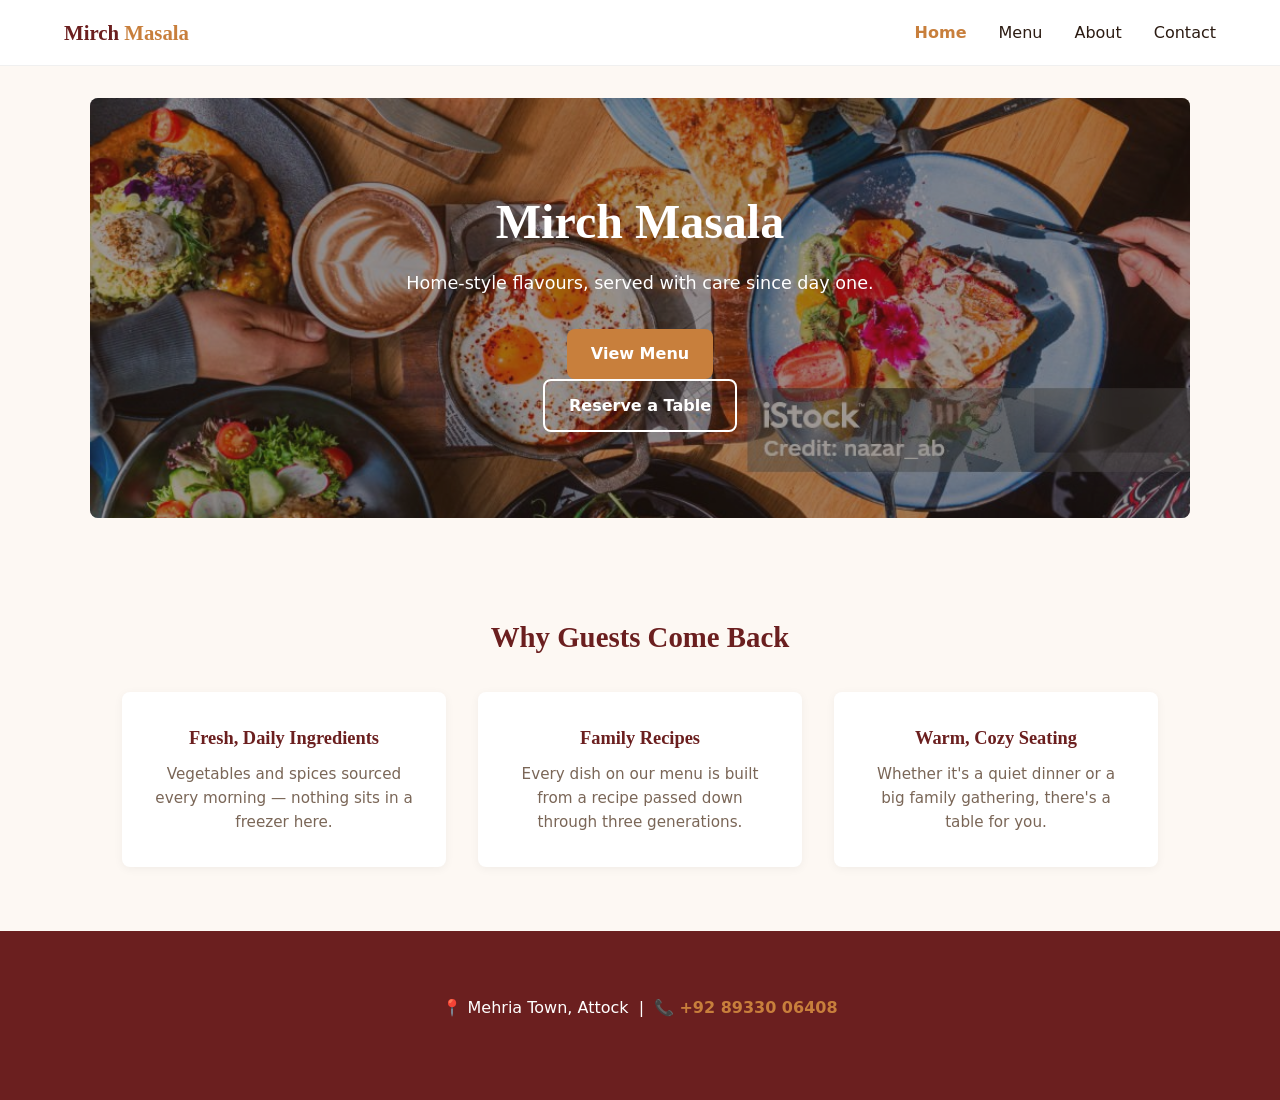
<file: Task1...Mirch-masala website/index.html>
<!DOCTYPE html>
<html lang="en">
<head>
  <meta charset="UTF-8">
  <meta name="viewport" content="width=device-width, initial-scale=1.0">
  <title>Mirch Masala — Home</title>
  <link rel="stylesheet" href="style.css">
</head>
<body>

  <!-- ============ HEADER (same on every page) — Flexbox ============ -->
  <header class="site-header">
    <div class="site-header__logo">Mirch<span class="site-header__logo-dot">&nbsp;Masala</span></div>
    <nav class="site-header__nav" aria-label="Main navigation">
      <a class="nav__link nav__link--active" href="index.html">Home</a>
      <a class="nav__link" href="menu.html">Menu</a>
      <a class="nav__link" href="about.html">About</a>
      <a class="nav__link" href="contact.html">Contact</a>
    </nav>
  </header>

  <main>

    <!-- ============ HERO: the ONE h1 on this page ============ -->
    <section class="hero">
      <img class="hero__image" src="images/restaurant-hero.jpg.jpg"
     width="1100" height="450" alt="Warmly lit dining hall at Mirch Masala restaurant">
      <div class="hero__content">
        <h1 class="hero__title">Mirch Masala</h1>
        <p class="hero__subtitle">Home-style flavours, served with care since day one.</p>
        <a class="button button--primary" href="menu.html">View Menu</a>
        <a class="button button--secondary" href="contact.html">Reserve a Table</a>
      </div>
    </section>

    <!-- ============ HIGHLIGHTS: CSS Grid macro layout ============ -->
    <section class="highlights">
      <h2 class="section-title">Why Guests Come Back</h2>
      <div class="highlight-grid">

        <article class="highlight-card">
          <h3 class="highlight-card__title">Fresh, Daily Ingredients</h3>
          <p class="highlight-card__text">Vegetables and spices sourced every morning — nothing sits in a freezer here.</p>
        </article>

        <article class="highlight-card">
          <h3 class="highlight-card__title">Family Recipes</h3>
          <p class="highlight-card__text">Every dish on our menu is built from a recipe passed down through three generations.</p>
        </article>

        <article class="highlight-card">
          <h3 class="highlight-card__title">Warm, Cozy Seating</h3>
          <p class="highlight-card__text">Whether it's a quiet dinner or a big family gathering, there's a table for you.</p>
        </article>

      </div>
    </section>

  </main>

  <!-- ============ FOOTER (same on every page) ============ -->
  <footer class="site-footer">
    <p class="site-footer__text">
      📍 Mehria Town, Attock &nbsp;|&nbsp;
      📞 <a class="footer-link" href="tel:+928933006408">+92 89330 06408</a>
    </p>
    <p class="site-footer__copy"></p>
  </footer>

</body>
</html>
</file>
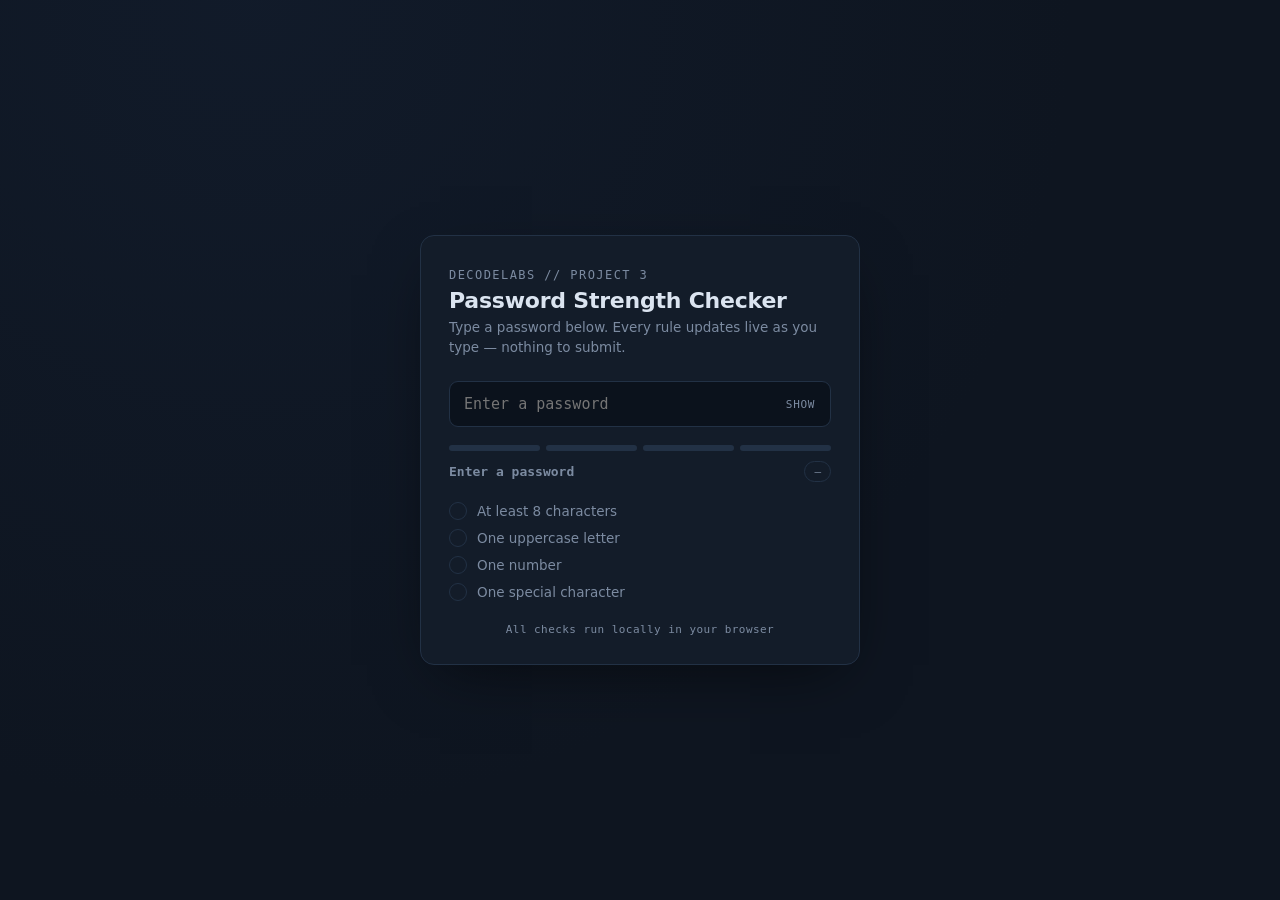
<file: task3...password-strength-checker/index.html>
<!DOCTYPE html>
<html lang="en">
<head>
<meta charset="UTF-8" />
<meta name="viewport" content="width=device-width, initial-scale=1.0" />
<title>Password Strength Checker</title>
<link rel="stylesheet" href="style.css" />
</head>
<body>

  <main class="card">
    <p class="eyebrow">DecodeLabs // Project 3</p>
    <h1>Password Strength Checker</h1>
    <p class="sub">Type a password below. Every rule updates live as you type — nothing to submit.</p>

    <div class="field">
      <input
        type="password"
        id="js-password-input"
        placeholder="Enter a password"
        autocomplete="off"
        spellcheck="false"
      />
      <button type="button" class="toggle-visibility js-toggle-visibility" aria-label="Show password">Show</button>
    </div>

    <div class="meter" id="js-meter">
      <div class="segment"></div>
      <div class="segment"></div>
      <div class="segment"></div>
      <div class="segment"></div>
    </div>

    <div class="status-row">
      <span class="status-label" id="js-status-label">Enter a password</span>
      <span class="status-tag" id="js-status-tag">—</span>
    </div>

    <ul class="checklist" id="js-checklist">
      <li data-rule="length"><span class="mark">✓</span> At least 8 characters</li>
      <li data-rule="upper"><span class="mark">✓</span> One uppercase letter</li>
      <li data-rule="number"><span class="mark">✓</span> One number</li>
      <li data-rule="special"><span class="mark">✓</span> One special character</li>
    </ul>

    <footer>All checks run locally in your browser</footer>
  </main>

  <script src="script.js"></script>
</body>
</html>
</file>
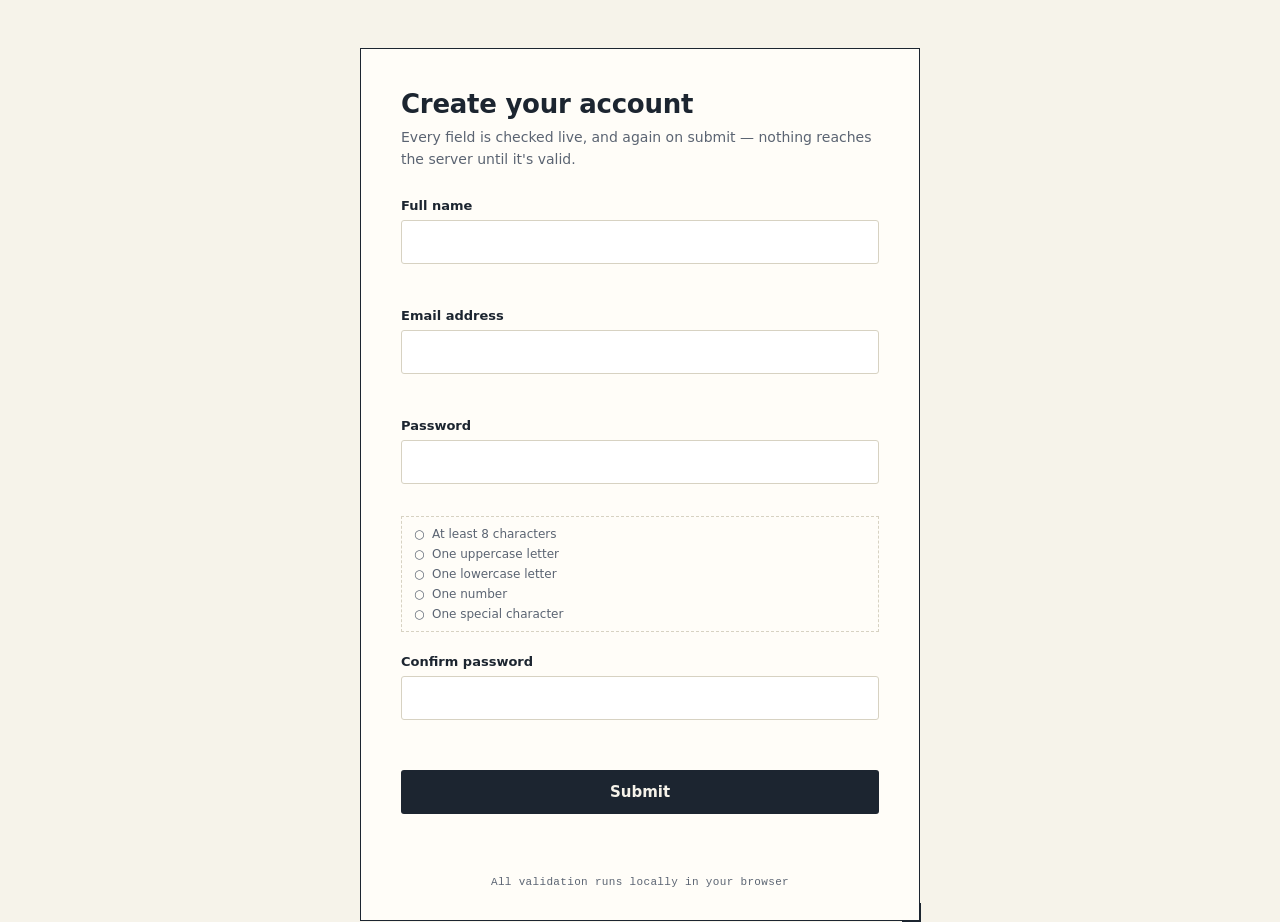
<file: Task4...form-validation-project/index.html>
<!DOCTYPE html>
<html lang="en">
<head>
<meta charset="UTF-8" />
<meta name="viewport" content="width=device-width, initial-scale=1.0" />
<title>Signup — Form Validation</title>
<link rel="stylesheet" href="style.css" />
</head>
<body>

  <main class="sheet">

    <header class="sheet__header">
     
      <h1>Create your account</h1>
      <p class="sub">Every field is checked live, and again on submit — nothing reaches the server until it's valid.</p>
    </header>

    <form id="js-signup-form" novalidate>

      <!-- Full Name -->
      <div class="field">
        <label for="name">Full name</label>
        <input
          type="text"
          id="name"
          name="name"
          class="js-input"
          data-rule="name"
          aria-describedby="name-error"
          autocomplete="name"
        />
        <span class="field-icon" aria-hidden="true"></span>
        <span class="error-msg" id="name-error" role="alert"></span>
      </div>

      <!-- Email -->
      <div class="field">
        <label for="email">Email address</label>
        <input
          type="text"
          id="email"
          name="email"
          class="js-input"
          data-rule="email"
          aria-describedby="email-error"
          autocomplete="email"
        />
        <span class="field-icon" aria-hidden="true"></span>
        <span class="error-msg" id="email-error" role="alert"></span>
      </div>

      <!-- Password -->
      <div class="field">
        <label for="password">Password</label>
        <input
          type="password"
          id="password"
          name="password"
          class="js-input"
          data-rule="password"
          aria-describedby="password-error password-hint"
          autocomplete="new-password"
        />
        <span class="field-icon" aria-hidden="true"></span>
        <span class="error-msg" id="password-error" role="alert"></span>

        <ul class="hint-list" id="password-hint">
          <li data-check="length">At least 8 characters</li>
          <li data-check="upper">One uppercase letter</li>
          <li data-check="lower">One lowercase letter</li>
          <li data-check="number">One number</li>
          <li data-check="special">One special character</li>
        </ul>
      </div>

      <!-- Confirm Password -->
      <div class="field">
        <label for="confirm-password">Confirm password</label>
        <input
          type="password"
          id="confirm-password"
          name="confirm-password"
          class="js-input"
          data-rule="confirm-password"
          aria-describedby="confirm-password-error"
          autocomplete="new-password"
        />
        <span class="field-icon" aria-hidden="true"></span>
        <span class="error-msg" id="confirm-password-error" role="alert"></span>
      </div>

      <button type="submit" class="submit-btn js-submit-btn">Submit</button>

      <!-- Live region: announces overall form status politely -->
      <div class="form-status" id="js-form-status" aria-live="polite"></div>

    </form>

    <!-- Shown only after a fully valid submission -->
    <section class="payload" id="js-payload" hidden aria-labelledby="payload-heading">
      <p class="payload__label" id="payload-heading">Approved Payload — packaged as JSON</p>
      <pre class="payload__body" id="js-payload-body"></pre>
    </section>

    <footer class="sheet__footer">All validation runs locally in your browser</footer>

  </main>

  <script src="script.js"></script>
</body>
</html>
</file>
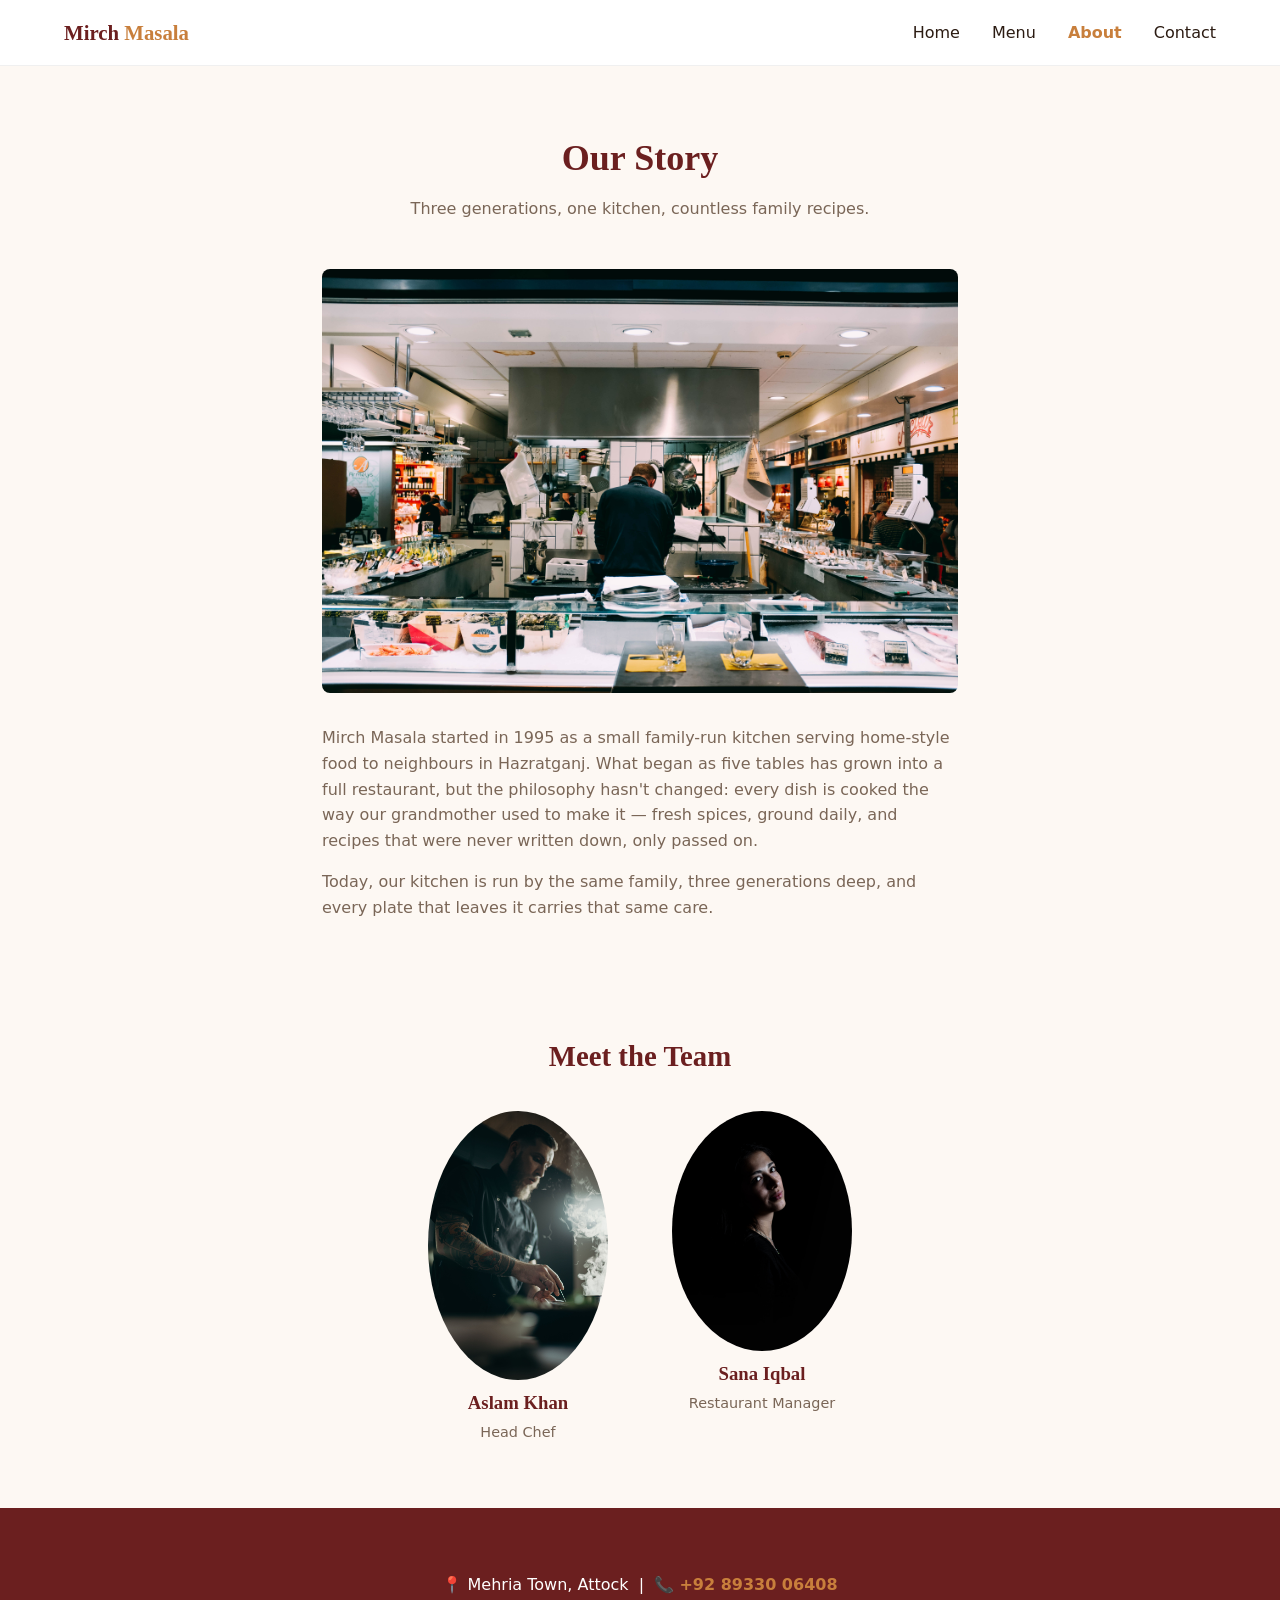
<file: Task1...Mirch-masala website/about.html>
<!DOCTYPE html>
<html lang="en">
<head>
  <meta charset="UTF-8">
  <meta name="viewport" content="width=device-width, initial-scale=1.0">
  <title>About — Mirch Masala</title>
  <link rel="stylesheet" href="style.css">
</head>
<body>

  <header class="site-header">
    <div class="site-header__logo">Mirch<span class="site-header__logo-dot">&nbsp;Masala</span></div>
    <nav class="site-header__nav" aria-label="Main navigation">
      <a class="nav__link" href="index.html">Home</a>
      <a class="nav__link" href="menu.html">Menu</a>
      <a class="nav__link nav__link--active" href="about.html">About</a>
      <a class="nav__link" href="contact.html">Contact</a>
    </nav>
  </header>

  <main>
    <section class="page-intro">
      <!-- ============ the ONE h1 on this page ============ -->
      <h1 class="page-intro__title">Our Story</h1>
      <p class="page-intro__text">Three generations, one kitchen, countless family recipes.</p>
    </section>

    <section class="about-content">
      <img class="about-content__image" src="images/Our Kitchen.jpg.jpg"
           width="700" height="350" alt="Chefs preparing food together in the Mirch Masala kitchen">
      <p class="about-content__text">
        Mirch Masala started in 1995 as a small family-run kitchen serving home-style food
        to neighbours in Hazratganj. What began as five tables has grown into a full
        restaurant, but the philosophy hasn't changed: every dish is cooked the way our
        grandmother used to make it — fresh spices, ground daily, and recipes that were
        never written down, only passed on.
      </p>
      <p class="about-content__text">
        Today, our kitchen is run by the same family, three generations deep, and every
        plate that leaves it carries that same care.
      </p>
    </section>

    <!-- ============ TEAM — Flexbox row ============ -->
    <section class="team">
      <h2 class="section-title">Meet the Team</h2>
      <div class="team-grid">

        <article class="team-card">
          <img class="team-card__photo" src="images/Chef.jpg.jpg"
               width="180" height="180" alt="Portrait of Head Chef Aslam Khan">
          <h3 class="team-card__name">Aslam Khan</h3>
          <p class="team-card__role">Head Chef</p>
        </article>

        <article class="team-card">
          <img class="team-card__photo" src="images/Manager.jpg.jpg"
               width="180" height="180" alt="Portrait of Restaurant Manager Sana Iqbal">
          <h3 class="team-card__name">Sana Iqbal</h3>
          <p class="team-card__role">Restaurant Manager</p>
        </article>

      </div>
    </section>
  </main>

  <footer class="site-footer">
    <p class="site-footer__text">
      📍 Mehria Town, Attock &nbsp;|&nbsp;
      📞 <a class="footer-link" href="tel:+928933006408">+92 89330 06408</a>
    </p>
    <p class="site-footer__copy"></p>
  </footer>

</body>
</html>
</file>
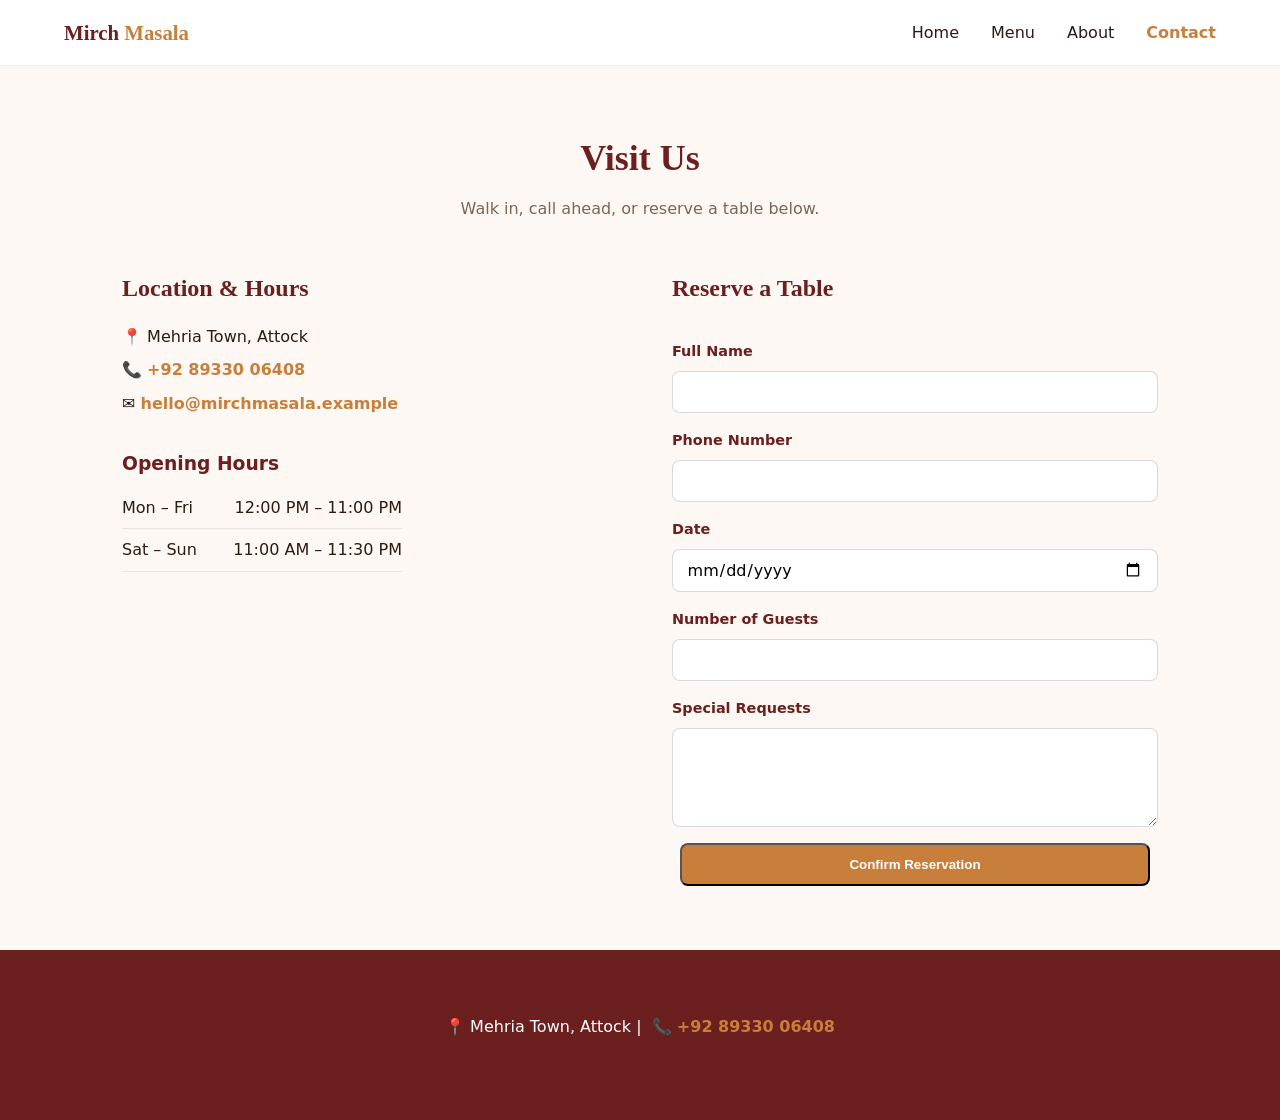
<file: Task1...Mirch-masala website/contact.html>
<!DOCTYPE html>
<html lang="en">
<head>
  <meta charset="UTF-8">
  <meta name="viewport" content="width=device-width, initial-scale=1.0">
  <title>Contact — Mirch Masala</title>
  <link rel="stylesheet" href="style.css">
</head>
<body>

  <header class="site-header">
    <div class="site-header__logo">Mirch<span class="site-header__logo-dot">&nbsp;Masala</span></div>
    <nav class="site-header__nav" aria-label="Main navigation">
      <a class="nav__link" href="index.html">Home</a>
      <a class="nav__link" href="menu.html">Menu</a>
      <a class="nav__link" href="about.html">About</a>
      <a class="nav__link nav__link--active" href="contact.html">Contact</a>
    </nav>
  </header>

  <main>
    <section class="page-intro">
      <!-- ============ the ONE h1 on this page ============ -->
      <h1 class="page-intro__title">Visit Us</h1>
      <p class="page-intro__text">Walk in, call ahead, or reserve a table below.</p>
    </section>

    <!-- ============ INFO + FORM — two-column CSS Grid ============ -->
    <section class="contact-layout">

      <div class="contact-info">
        <h2 class="contact-info__title">Location &amp; Hours</h2>
        <p class="contact-info__text">📍 Mehria Town, Attock</p>
        <p class="contact-info__text">📞 <a class="footer-link" href="tel:+928933006408">+92 89330 06408</a></p>
        <p class="contact-info__text">✉ <a class="footer-link" href="mailto:hello@mirchmasala.example">hello@mirchmasala.example</a></p>

        <h3 class="contact-info__subtitle">Opening Hours</h3>
        <ul class="hours-list">
          <li class="hours-list__item"><span>Mon – Fri</span><span>12:00 PM – 11:00 PM</span></li>
          <li class="hours-list__item"><span>Sat – Sun</span><span>11:00 AM – 11:30 PM</span></li>
        </ul>
      </div>

      <form class="contact-form" action="#" method="post">
        <h2 class="contact-form__title">Reserve a Table</h2>

        <div class="form-group">
          <label class="form-group__label" for="name">Full Name</label>
          <input class="form-group__input" type="text" id="name" name="name" required>
        </div>

        <div class="form-group">
          <label class="form-group__label" for="phone">Phone Number</label>
          <input class="form-group__input" type="tel" id="phone" name="phone" required>
        </div>

        <div class="form-group">
          <label class="form-group__label" for="date">Date</label>
          <input class="form-group__input" type="date" id="date" name="date" required>
        </div>

        <div class="form-group">
          <label class="form-group__label" for="guests">Number of Guests</label>
          <input class="form-group__input" type="number" id="guests" name="guests" min="1" max="20" required>
        </div>

        <div class="form-group">
          <label class="form-group__label" for="message">Special Requests</label>
          <textarea class="form-group__input form-group__input--textarea" id="message" name="message" rows="4"></textarea>
        </div>

        <button class="button button--primary" type="submit">Confirm Reservation</button>
      </form>

    </section>
  </main>

  <footer class="site-footer">
    <p class="site-footer__text">
      📍 Mehria Town, Attock&nbsp;|&nbsp;
      📞 <a class="footer-link" href="tel:+928933006408">+92 89330 06408</a>
    </p>
    <p class="site-footer__copy"></p>
  </footer>

</body>
</html>
</file>
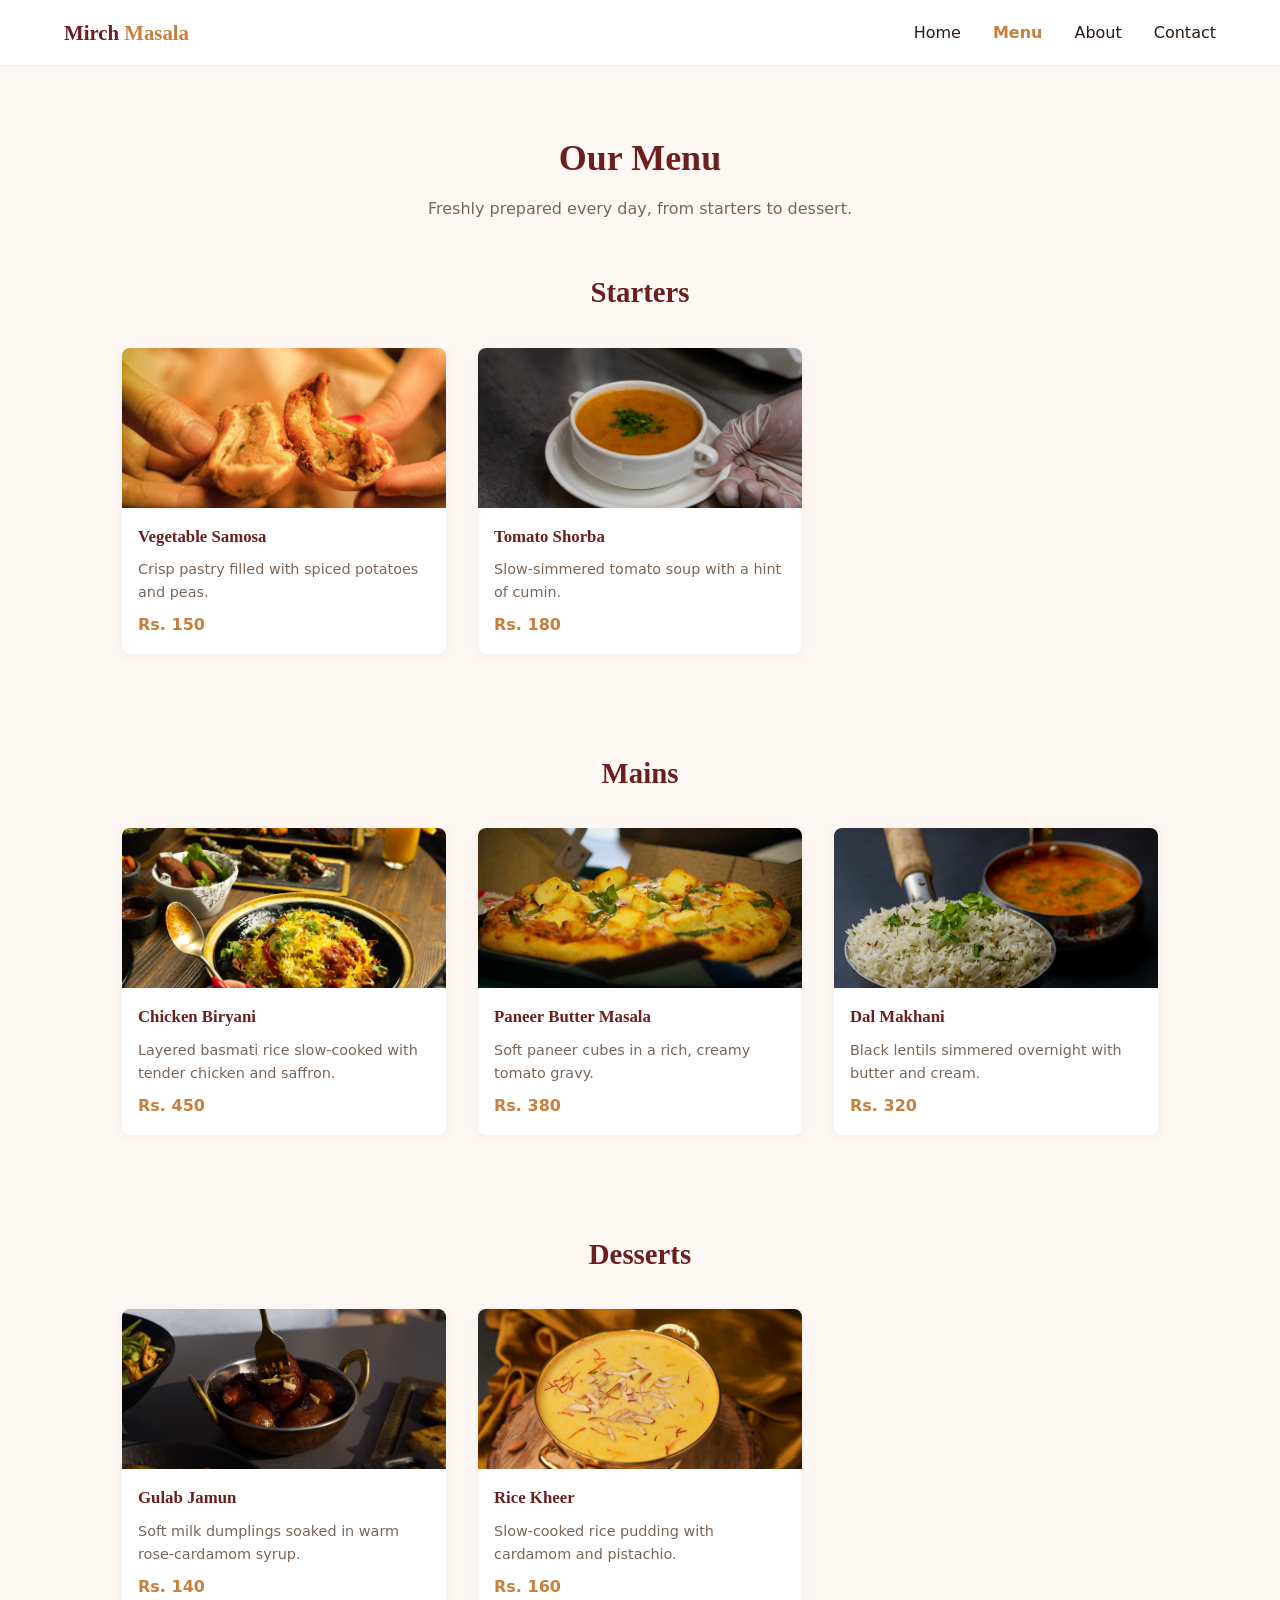
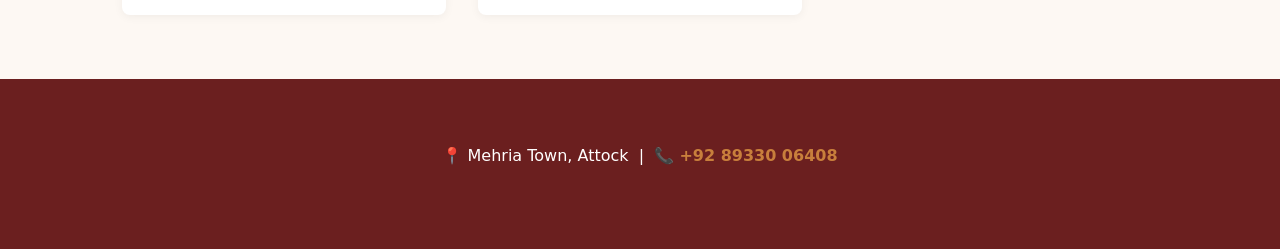
<file: Task1...Mirch-masala website/menu.html>
<!DOCTYPE html>
<html lang="en">
<head>
  <meta charset="UTF-8">
  <meta name="viewport" content="width=device-width, initial-scale=1.0">
  <title>Menu — Mirch Masala</title>
  <link rel="stylesheet" href="style.css">
</head>
<body>

  <header class="site-header">
    <div class="site-header__logo">Mirch<span class="site-header__logo-dot">&nbsp;Masala</span></div>
    <nav class="site-header__nav" aria-label="Main navigation">
      <a class="nav__link" href="index.html">Home</a>
      <a class="nav__link nav__link--active" href="menu.html">Menu</a>
      <a class="nav__link" href="about.html">About</a>
      <a class="nav__link" href="contact.html">Contact</a>
    </nav>
  </header>

  <main>
    <section class="page-intro">
      <!-- ============ the ONE h1 on this page ============ -->
      <h1 class="page-intro__title">Our Menu</h1>
      <p class="page-intro__text">Freshly prepared every day, from starters to dessert.</p>
    </section>

    <!-- ============ STARTERS — CSS Grid ============ -->
    <section class="menu-section">
      <h2 class="section-title">Starters</h2>
      <div class="menu-grid">

        <article class="menu-item">
          <img class="menu-item__image" src="images/samosa.jpg.jpg"
     width="300" height="200" alt="Plate of crispy vegetable samosas with chutney">
          <div class="menu-item__body">
            <h3 class="menu-item__title">Vegetable Samosa</h3>
            <p class="menu-item__text">Crisp pastry filled with spiced potatoes and peas.</p>
            <span class="menu-item__price">Rs. 150</span>
          </div>
        </article>

        <article class="menu-item">
          <img class="menu-item__image" src="images/soup.jpg.jpg"
               width="300" height="200" alt="Bowl of hot tomato soup garnished with cream">
          <div class="menu-item__body">
            <h3 class="menu-item__title">Tomato Shorba</h3>
            <p class="menu-item__text">Slow-simmered tomato soup with a hint of cumin.</p>
            <span class="menu-item__price">Rs. 180</span>
          </div>
        </article>

      </div>
    </section>

    <!-- ============ MAINS — CSS Grid ============ -->
    <section class="menu-section">
      <h2 class="section-title">Mains</h2>
      <div class="menu-grid">

        <article class="menu-item">
          <img class="menu-item__image" src="images/Biryani.jpg.jpg"
               width="300" height="200" alt="Plate of chicken biryani garnished with fried onions">
          <div class="menu-item__body">
            <h3 class="menu-item__title">Chicken Biryani</h3>
            <p class="menu-item__text">Layered basmati rice slow-cooked with tender chicken and saffron.</p>
            <span class="menu-item__price">Rs. 450</span>
          </div>
        </article>

        <article class="menu-item">
          <img class="menu-item__image" src="images/Paneer.jpg.jpg"
               width="300" height="200" alt="Bowl of paneer butter masala curry">
          <div class="menu-item__body">
            <h3 class="menu-item__title">Paneer Butter Masala</h3>
            <p class="menu-item__text">Soft paneer cubes in a rich, creamy tomato gravy.</p>
            <span class="menu-item__price">Rs. 380</span>
          </div>
        </article>

        <article class="menu-item">
          <img class="menu-item__image" src="images/Daal Makhani.jpg.jpg"
               width="300" height="200" alt="Bowl of dal makhani topped with cream">
          <div class="menu-item__body">
            <h3 class="menu-item__title">Dal Makhani</h3>
            <p class="menu-item__text">Black lentils simmered overnight with butter and cream.</p>
            <span class="menu-item__price">Rs. 320</span>
          </div>
        </article>

      </div>
    </section>

    <!-- ============ DESSERTS — CSS Grid ============ -->
    <section class="menu-section">
      <h2 class="section-title">Desserts</h2>
      <div class="menu-grid">

        <article class="menu-item">
          <img class="menu-item__image" src="images/Gulab Jamun.jpg.jpg"
               width="300" height="200" alt="Bowl of gulab jamun in syrup">
          <div class="menu-item__body">
            <h3 class="menu-item__title">Gulab Jamun</h3>
            <p class="menu-item__text">Soft milk dumplings soaked in warm rose-cardamom syrup.</p>
            <span class="menu-item__price">Rs. 140</span>
          </div>
        </article>

        <article class="menu-item">
          <img class="menu-item__image" src="images/Kheer.jpg.jpg"
               width="300" height="200" alt="Bowl of rice kheer garnished with pistachios">
          <div class="menu-item__body">
            <h3 class="menu-item__title">Rice Kheer</h3>
            <p class="menu-item__text">Slow-cooked rice pudding with cardamom and pistachio.</p>
            <span class="menu-item__price">Rs. 160</span>
          </div>
        </article>

      </div>
    </section>
  </main>

  <footer class="site-footer">
    <p class="site-footer__text">
      📍 Mehria Town, Attock &nbsp;|&nbsp;
      📞 <a class="footer-link" href="tel:+928933006408">+92 89330 06408</a>
    </p>
    <p class="site-footer__copy"></p>
  </footer>

</body>
</html>
</file>
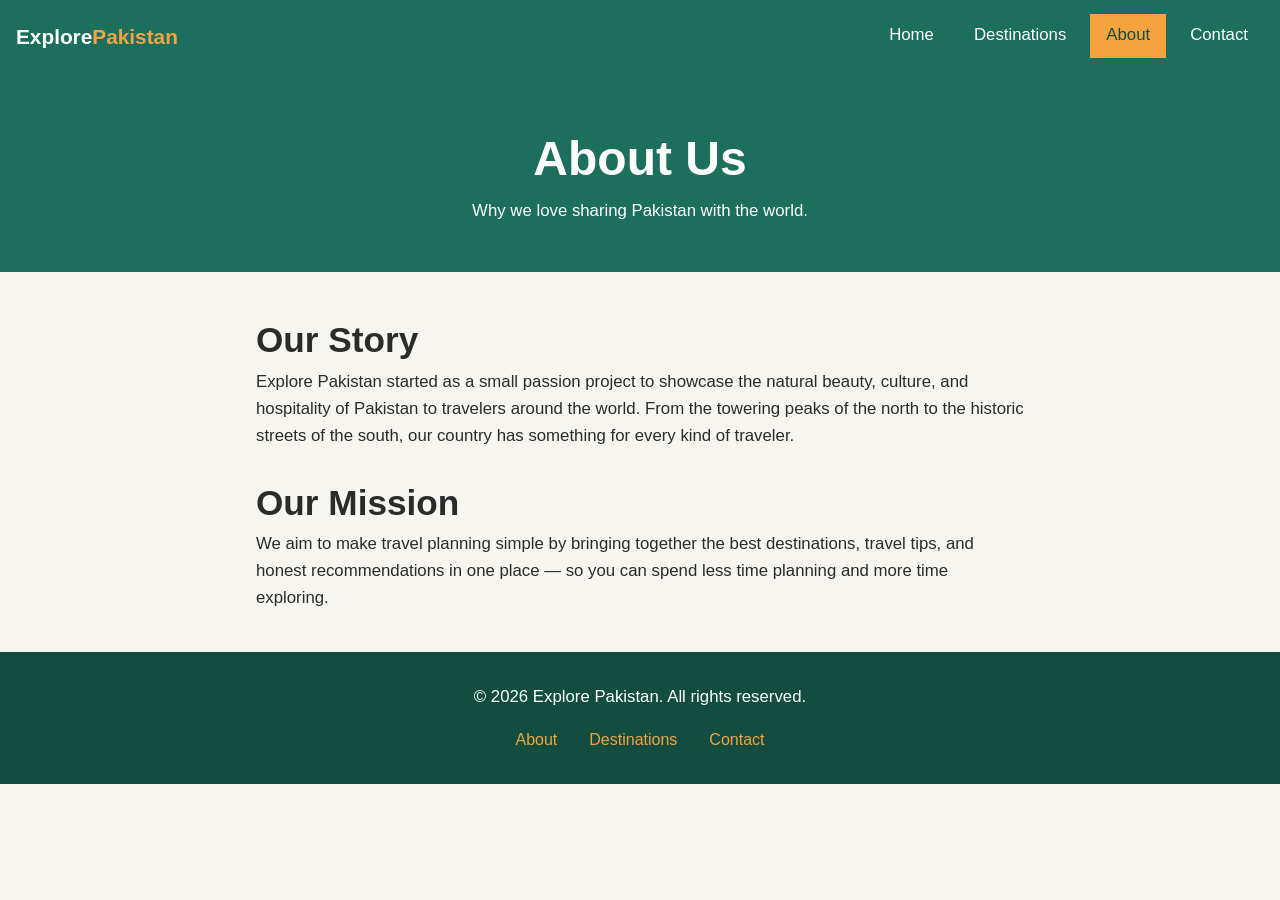
<file: task2...explore-pakistan website/about.html>
<!DOCTYPE html>
<html lang="en">
<head>
  <meta charset="UTF-8">
  <meta name="viewport" content="width=device-width, initial-scale=1">
  <title>Explore Pakistan - About</title>
  <link rel="stylesheet" href="style.css">
</head>
<body>

  <header class="site-header">
    <nav class="navbar">
      <a href="index.html" class="navbar__logo">Explore<span>Pakistan</span></a>

      <button class="navbar__toggle" id="navToggle" aria-label="Toggle menu">
        <span></span>
        <span></span>
        <span></span>
      </button>

      <ul class="navbar__menu" id="navMenu">
        <li><a href="index.html">Home</a></li>
        <li><a href="destinations.html">Destinations</a></li>
        <li><a href="about.html" class="active">About</a></li>
        <li><a href="contact.html">Contact</a></li>
      </ul>
    </nav>
    <div class="navbar__overlay" id="navOverlay"></div>
  </header>

  <main>
    <section class="page-hero">
      <h1>About Us</h1>
      <p>Why we love sharing Pakistan with the world.</p>
    </section>

    <section class="content-block">
      <h2>Our Story</h2>
      <p>
        Explore Pakistan started as a small passion project to showcase the
        natural beauty, culture, and hospitality of Pakistan to travelers
        around the world. From the towering peaks of the north to the
        historic streets of the south, our country has something for
        every kind of traveler.
      </p>
      <br>
      <h2>Our Mission</h2>
      <p>
        We aim to make travel planning simple by bringing together the best
        destinations, travel tips, and honest recommendations in one place —
        so you can spend less time planning and more time exploring.
      </p>
    </section>
  </main>

  <footer class="site-footer">
    <p>&copy; 2026 Explore Pakistan. All rights reserved.</p>
    <div class="site-footer__links">
      <a href="about.html">About</a>
      <a href="destinations.html">Destinations</a>
      <a href="contact.html">Contact</a>
    </div>
  </footer>

  <script src="script.js"></script>
</body>
</html>
</file>
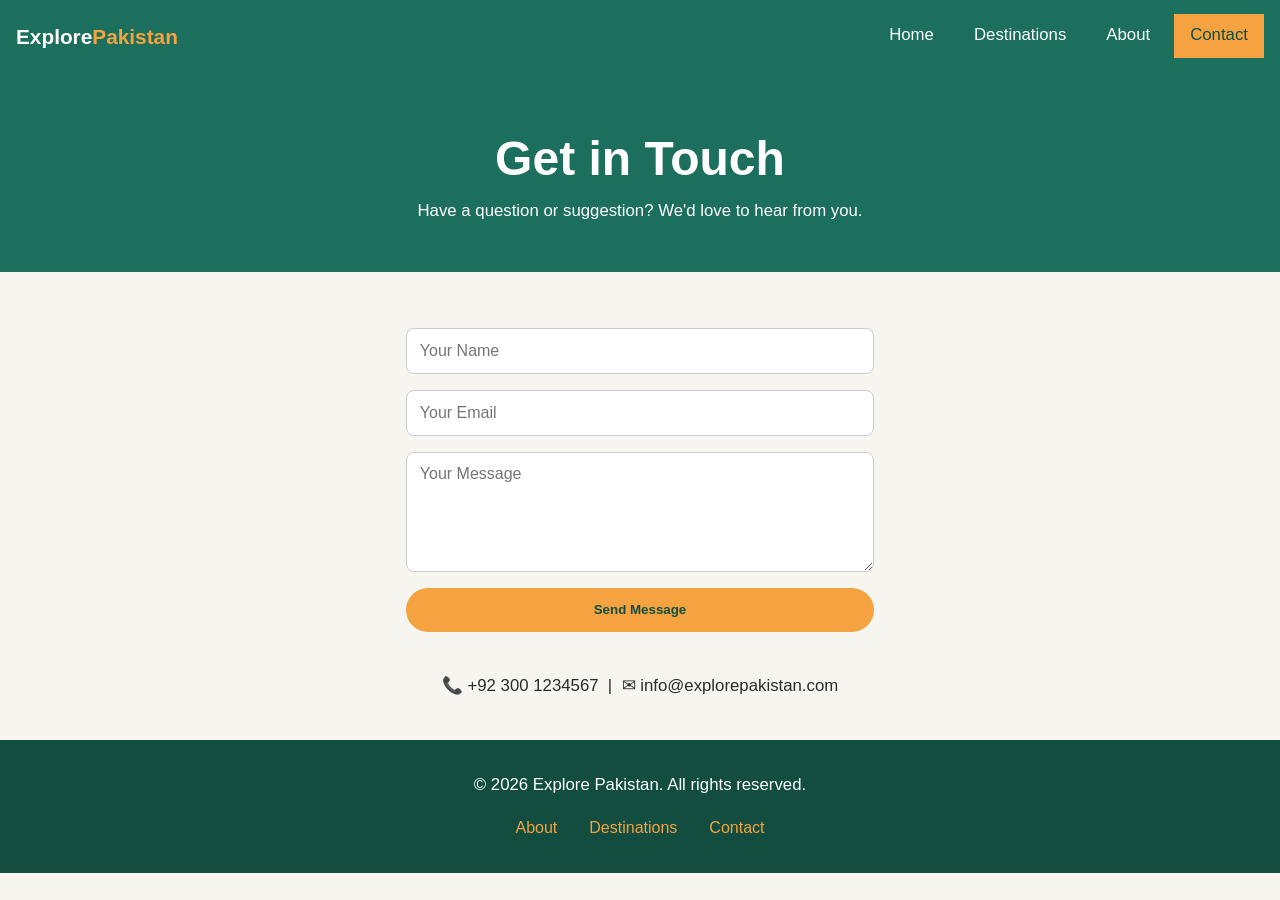
<file: task2...explore-pakistan website/contact.html>
<!DOCTYPE html>
<html lang="en">
<head>
  <meta charset="UTF-8">
  <meta name="viewport" content="width=device-width, initial-scale=1">
  <title>Explore Pakistan - Contact</title>
  <link rel="stylesheet" href="style.css">
</head>
<body>

  <header class="site-header">
    <nav class="navbar">
      <a href="index.html" class="navbar__logo">Explore<span>Pakistan</span></a>

      <button class="navbar__toggle" id="navToggle" aria-label="Toggle menu">
        <span></span>
        <span></span>
        <span></span>
      </button>

      <ul class="navbar__menu" id="navMenu">
        <li><a href="index.html">Home</a></li>
        <li><a href="destinations.html">Destinations</a></li>
        <li><a href="about.html">About</a></li>
        <li><a href="contact.html" class="active">Contact</a></li>
      </ul>
    </nav>
    <div class="navbar__overlay" id="navOverlay"></div>
  </header>

  <main>
    <section class="page-hero">
      <h1>Get in Touch</h1>
      <p>Have a question or suggestion? We'd love to hear from you.</p>
    </section>

    <section class="content-block">
      <form class="contact-form">
        <input type="text" name="name" placeholder="Your Name" required>
        <input type="email" name="email" placeholder="Your Email" required>
        <textarea name="message" placeholder="Your Message" required></textarea>
        <button type="submit" class="btn">Send Message</button>
      </form>

      <br>
      <p style="text-align:center;">
        📞 +92 300 1234567 &nbsp;|&nbsp; ✉ info@explorepakistan.com
      </p>
    </section>
  </main>

  <footer class="site-footer">
    <p>&copy; 2026 Explore Pakistan. All rights reserved.</p>
    <div class="site-footer__links">
      <a href="about.html">About</a>
      <a href="destinations.html">Destinations</a>
      <a href="contact.html">Contact</a>
    </div>
  </footer>

  <script src="script.js"></script>
</body>
</html>
</file>
<file: Task1...Mirch-masala website/style.css>
/* ===========================
   1. DESIGN TOKENS
   =========================== */
:root {
  --color-bg: #fdf8f3;
  --color-surface: #ffffff;
  --color-text: #2b1b12;
  --color-text-muted: #7a6657;
  --color-primary: #6b1f1f;
  --color-accent: #c87f3c;

  --font-display: Georgia, 'Times New Roman', serif;
  --font-body: 'Segoe UI', system-ui, sans-serif;

  --space-sm: 0.5rem;
  --space-md: 1rem;
  --space-lg: 2rem;
  --space-xl: 4rem;

  --radius: 8px;
  --max-width: 1100px;
}

/* ===========================
   2. RESET / BASE
   =========================== */
* { box-sizing: border-box; margin: 0; padding: 0; }

body {
  font-family: var(--font-body);
  color: var(--color-text);
  background: var(--color-bg);
  line-height: 1.6;
}

img { display: block; max-width: 100%; height: auto; }
a { text-decoration: none; }
ul { list-style: none; }

/* ===========================
   3. HEADER — Flexbox row
   =========================== */
.site-header {
  display: flex;
  justify-content: space-between;
  align-items: center;
  padding: var(--space-md) var(--space-xl);
  background: var(--color-surface);
  border-bottom: 1px solid rgba(0,0,0,0.06);
  position: sticky;
  top: 0;
}

.site-header__logo {
  font-family: var(--font-display);
  font-weight: 700;
  font-size: 1.3rem;
  color: var(--color-primary);
}

.site-header__logo-dot { color: var(--color-accent); }

.site-header__nav {
  display: flex;
  gap: var(--space-lg);
}

.nav__link {
  color: var(--color-text);
  font-weight: 500;
}

.nav__link:hover,
.nav__link:focus-visible {
  color: var(--color-accent);
}

.nav__link--active {
  color: var(--color-accent);
  font-weight: 700;
}

/* ===========================
   4. HERO (home page only)
   =========================== */
.hero {
  position: relative;
  max-width: var(--max-width);
  margin: var(--space-lg) auto;
  border-radius: var(--radius);
  overflow: hidden;
}

.hero__image {
  width: 100%;
  height: 420px;
  object-fit: cover;
}

.hero__content {
  position: absolute;
  inset: 0;
  display: flex;
  flex-direction: column;
  justify-content: center;
  align-items: center;
  text-align: center;
  background: rgba(43,27,18,0.45);
  color: #fff;
  padding: var(--space-lg);
}

.hero__title {
  font-family: var(--font-display);
  font-size: 3rem;
  margin-bottom: var(--space-sm);
}

.hero__subtitle {
  font-size: 1.1rem;
  margin-bottom: var(--space-lg);
}

/* Page intro — top of menu/about/contact pages */
.page-intro {
  max-width: 700px;
  margin: 0 auto;
  padding: var(--space-xl) var(--space-lg) var(--space-md);
  text-align: center;
}

.page-intro__title {
  font-family: var(--font-display);
  font-size: 2.25rem;
  margin-bottom: var(--space-sm);
  color: var(--color-primary);
}

.page-intro__text {
  color: var(--color-text-muted);
}

/* Buttons — base + modifiers (BEM) */
.button {
  display: inline-block;
  padding: 0.75rem 1.5rem;
  border-radius: var(--radius);
  font-weight: 600;
  margin: 0 var(--space-sm);
  transition: transform 0.15s ease;
}

.button--primary {
  background: var(--color-accent);
  color: #fff;
}

.button--secondary {
  background: transparent;
  color: #fff;
  border: 2px solid #fff;
}

.button:hover { transform: translateY(-2px); }

/* ===========================
   5. SHARED SECTION TITLE
   =========================== */
.section-title {
  text-align: center;
  font-family: var(--font-display);
  font-size: 1.8rem;
  color: var(--color-primary);
  margin-bottom: var(--space-lg);
}

/* ===========================
   6. HIGHLIGHTS — CSS Grid (home page)
   =========================== */
.highlights {
  max-width: var(--max-width);
  margin: 0 auto;
  padding: var(--space-xl) var(--space-lg);
}

.highlight-grid {
  display: grid;
  grid-template-columns: repeat(3, 1fr);
  gap: var(--space-lg);
}

.highlight-card {
  background: var(--color-surface);
  border-radius: var(--radius);
  padding: var(--space-lg);
  text-align: center;
  box-shadow: 0 2px 10px rgba(0,0,0,0.05);
}

.highlight-card__title {
  font-family: var(--font-display);
  font-size: 1.15rem;
  margin-bottom: var(--space-sm);
  color: var(--color-primary);
}

.highlight-card__text {
  color: var(--color-text-muted);
  font-size: 0.95rem;
}

/* ===========================
   7. MENU — CSS Grid (menu page)
   =========================== */
.menu-section {
  max-width: var(--max-width);
  margin: 0 auto;
  padding: var(--space-lg) var(--space-lg) var(--space-xl);
}

.menu-grid {
  display: grid;
  grid-template-columns: repeat(3, 1fr);
  gap: var(--space-lg);
}

.menu-item {
  background: var(--color-surface);
  border-radius: var(--radius);
  overflow: hidden;
  box-shadow: 0 2px 10px rgba(0,0,0,0.05);
}

.menu-item__image {
  width: 100%;
  height: 160px;
  object-fit: cover;
}

.menu-item__body {
  padding: var(--space-md);
}

.menu-item__title {
  font-family: var(--font-display);
  font-size: 1.05rem;
  margin-bottom: var(--space-sm);
  color: var(--color-primary);
}

.menu-item__text {
  font-size: 0.9rem;
  color: var(--color-text-muted);
  margin-bottom: var(--space-sm);
}

.menu-item__price {
  font-weight: 700;
  color: var(--color-accent);
}

/* ===========================
   8. ABOUT PAGE
   =========================== */
.about-content {
  max-width: 700px;
  margin: 0 auto;
  padding: var(--space-lg) var(--space-lg) var(--space-xl);
}

.about-content__image {
  border-radius: var(--radius);
  margin-bottom: var(--space-lg);
}

.about-content__text {
  margin-bottom: var(--space-md);
  color: var(--color-text-muted);
}

/* Team — Flexbox row */
.team {
  max-width: var(--max-width);
  margin: 0 auto;
  padding: var(--space-lg) var(--space-lg) var(--space-xl);
}

.team-grid {
  display: flex;
  justify-content: center;
  gap: var(--space-xl);
}

.team-card {
  text-align: center;
}

.team-card__photo {
  border-radius: 50%;
  margin: 0 auto var(--space-sm);
  object-fit: cover;
}

.team-card__name {
  font-family: var(--font-display);
  color: var(--color-primary);
  margin-bottom: 0.2rem;
}

.team-card__role {
  font-size: 0.9rem;
  color: var(--color-text-muted);
}

/* ===========================
   9. CONTACT PAGE — two-column CSS Grid
   =========================== */
.contact-layout {
  max-width: var(--max-width);
  margin: 0 auto;
  padding: var(--space-lg) var(--space-lg) var(--space-xl);
  display: grid;
  grid-template-columns: 1fr 1fr;
  gap: var(--space-xl);
}

.contact-info__title,
.contact-form__title {
  font-family: var(--font-display);
  color: var(--color-primary);
  margin-bottom: var(--space-md);
}

.contact-info__text {
  margin-bottom: var(--space-sm);
}

.contact-info__subtitle {
  margin-top: var(--space-lg);
  margin-bottom: var(--space-sm);
  color: var(--color-primary);
}

.hours-list__item {
  display: flex;
  justify-content: space-between;
  max-width: 280px;
  padding: var(--space-sm) 0;
  border-bottom: 1px solid rgba(0,0,0,0.08);
}

/* Form — Flexbox column */
.contact-form {
  display: flex;
  flex-direction: column;
  gap: var(--space-md);
}

.form-group {
  display: flex;
  flex-direction: column;
  gap: var(--space-sm);
}

.form-group__label {
  font-weight: 600;
  font-size: 0.9rem;
  color: var(--color-primary);
}

.form-group__input {
  padding: 0.65rem 0.85rem;
  border: 1px solid rgba(0,0,0,0.15);
  border-radius: var(--radius);
  font-family: inherit;
  font-size: 1rem;
}

.form-group__input:focus-visible {
  outline: 2px solid var(--color-accent);
  outline-offset: 1px;
}

.form-group__input--textarea {
  resize: vertical;
}

/* ===========================
   10. FOOTER
   =========================== */
.site-footer {
  background: var(--color-primary);
  color: #fff;
  text-align: center;
  padding: var(--space-xl) var(--space-lg);
}

.site-footer__text {
  margin-bottom: var(--space-sm);
}

.footer-link {
  color: var(--color-accent);
  font-weight: 600;
}

.site-footer__copy {
  font-size: 0.85rem;
  opacity: 0.7;
  margin-top: var(--space-md);
}

/* ===========================
   11. RESPONSIVE
   =========================== */
@media (max-width: 800px) {
  .highlight-grid,
  .menu-grid {
    grid-template-columns: 1fr;
  }
  .contact-layout {
    grid-template-columns: 1fr;
  }
  .team-grid {
    flex-direction: column;
    align-items: center;
    gap: var(--space-lg);
  }
  .site-header {
    flex-direction: column;
    gap: var(--space-sm);
    padding: var(--space-md);
  }
  .hero__image { height: 280px; }
  .hero__title { font-size: 2rem; }
}
</file>
<file: task3...password-strength-checker/style.css>
:root{
  --bg: #0e1520;
  --panel: #131c29;
  --panel-border: #223145;
  --text: #dbe4f0;
  --muted: #7c8ba1;
  --mono: 'JetBrains Mono', 'Fira Code', ui-monospace, Consolas, monospace;
  --sans: 'Inter', system-ui, -apple-system, sans-serif;

  --weak: #e5484d;
  --medium: #f5a623;
  --strong: #00d9c0;

  --bar-color: var(--panel-border);
}

* { box-sizing: border-box; }

html, body {
  height: 100%;
  margin: 0;
}

body{
  background: radial-gradient(circle at 20% 0%, #16233866 0%, transparent 60%), var(--bg);
  color: var(--text);
  font-family: var(--sans);
  display: flex;
  align-items: center;
  justify-content: center;
  padding: 24px;
}

.card{
  width: 100%;
  max-width: 440px;
  background: var(--panel);
  border: 1px solid var(--panel-border);
  border-radius: 14px;
  padding: 32px 28px 28px;
  box-shadow: 0 20px 60px -20px rgba(0,0,0,0.6);
}

.eyebrow{
  font-family: var(--mono);
  font-size: 12px;
  letter-spacing: 0.12em;
  text-transform: uppercase;
  color: var(--muted);
  margin: 0 0 6px;
}

h1{
  font-size: 22px;
  margin: 0 0 4px;
  letter-spacing: -0.01em;
}

.sub{
  color: var(--muted);
  font-size: 13.5px;
  margin: 0 0 24px;
  line-height: 1.5;
}

.field{
  position: relative;
  margin-bottom: 18px;
}

.field input{
  width: 100%;
  background: #0b121c;
  border: 1px solid var(--panel-border);
  color: var(--text);
  font-family: var(--mono);
  font-size: 15px;
  padding: 13px 44px 13px 14px;
  border-radius: 9px;
  outline: none;
  transition: border-color 0.15s ease;
}

.field input:focus{
  border-color: var(--strong);
}

.toggle-visibility{
  position: absolute;
  right: 6px;
  top: 50%;
  transform: translateY(-50%);
  background: transparent;
  border: none;
  color: var(--muted);
  font-family: var(--mono);
  font-size: 11px;
  letter-spacing: 0.06em;
  text-transform: uppercase;
  padding: 8px 10px;
  cursor: pointer;
  border-radius: 6px;
}

.toggle-visibility:hover{
  color: var(--text);
  background: #1b2837;
}

.toggle-visibility:focus-visible,
.field input:focus-visible{
  outline: 2px solid var(--strong);
  outline-offset: 2px;
}

/* Segmented strength meter */
.meter{
  display: flex;
  gap: 6px;
  margin-bottom: 10px;
}

.meter .segment{
  height: 6px;
  flex: 1;
  border-radius: 4px;
  background: var(--bar-color);
  transition: background 0.25s ease;
}

.status-row{
  display: flex;
  align-items: center;
  justify-content: space-between;
  margin-bottom: 20px;
}

.status-label{
  font-family: var(--mono);
  font-size: 13px;
  font-weight: 600;
  color: var(--muted);
  transition: color 0.2s ease;
}

.status-tag{
  font-family: var(--mono);
  font-size: 11px;
  padding: 3px 9px;
  border-radius: 20px;
  border: 1px solid var(--panel-border);
  color: var(--muted);
  transition: all 0.2s ease;
}

ul.checklist{
  list-style: none;
  margin: 0;
  padding: 0;
  display: grid;
  gap: 9px;
}

ul.checklist li{
  display: flex;
  align-items: center;
  gap: 10px;
  font-size: 13.5px;
  color: var(--muted);
  transition: color 0.2s ease;
}

.mark{
  width: 18px;
  height: 18px;
  border-radius: 50%;
  border: 1.5px solid var(--panel-border);
  display: flex;
  align-items: center;
  justify-content: center;
  font-size: 11px;
  flex-shrink: 0;
  transition: all 0.2s ease;
  color: transparent;
}

li.is-met{
  color: var(--text);
}

li.is-met .mark{
  background: var(--strong);
  border-color: var(--strong);
  color: #08130f;
}

footer{
  margin-top: 22px;
  font-family: var(--mono);
  font-size: 11px;
  color: var(--muted);
  text-align: center;
  letter-spacing: 0.04em;
}

@media (prefers-reduced-motion: reduce){
  * { transition: none !important; }
}
</file>
<file: Task4...form-validation-project/style.css>
:root{
  --paper: #f6f3ea;
  --ink: #1c2530;
  --ink-soft: #5b6472;
  --line: #d7d2c2;
  --blue: #2f5d8a;
  --red: #b23b2e;
  --green: #1f7a5c;
  --amber: #b8842e;

  --sans: 'Inter', system-ui, -apple-system, sans-serif;
  --mono: 'JetBrains Mono', 'Fira Code', ui-monospace, Consolas, monospace;
}

*{ box-sizing: border-box; }

html, body{
  height: 100%;
  margin: 0;
}

body{
  background:
    linear-gradient(var(--paper), var(--paper)),
    repeating-linear-gradient(0deg, transparent, transparent 27px, #00000006 28px),
    repeating-linear-gradient(90deg, transparent, transparent 27px, #00000006 28px);
  color: var(--ink);
  font-family: var(--sans);
  display: flex;
  align-items: flex-start;
  justify-content: center;
  padding: 48px 20px;
}

.sheet{
  width: 100%;
  max-width: 560px;
  background: #fffdf8;
  border: 1.5px solid var(--ink);
  padding: 40px 40px 32px;
  position: relative;
}

/* drafting-sheet corner ticks */
.sheet::before,
.sheet::after{
  content: "";
  position: absolute;
  width: 18px;
  height: 18px;
  border: 1.5px solid var(--ink);
}
.sheet::before{ top: -1.5px; left: -1.5px; border-right: none; border-bottom: none; }
.sheet::after{ bottom: -1.5px; right: -1.5px; border-left: none; border-top: none; }

.sheet__header{
  margin-bottom: 28px;
}

.eyebrow{
  font-family: var(--mono);
  font-size: 12px;
  letter-spacing: 0.12em;
  text-transform: uppercase;
  color: var(--blue);
  margin: 0 0 10px;
}

h1{
  font-size: 26px;
  margin: 0 0 8px;
  letter-spacing: -0.01em;
}

.sub{
  color: var(--ink-soft);
  font-size: 14px;
  line-height: 1.55;
  margin: 0;
}

/* ---- Fields ---- */
.field{
  position: relative;
  margin-bottom: 22px;
}

label{
  display: block;
  font-size: 13px;
  font-weight: 600;
  margin-bottom: 7px;
  color: var(--ink);
}

input{
  width: 100%;
  background: #fff;
  border: 1.5px solid var(--line);
  color: var(--ink);
  font-family: var(--sans);
  font-size: 15px;
  padding: 12px 40px 12px 13px;
  border-radius: 3px;
  outline: none;
  transition: border-color 0.15s ease, background 0.15s ease;
}

input:focus{
  border-color: var(--blue);
}

input:focus-visible{
  outline: 2px solid var(--blue);
  outline-offset: 2px;
}

/* Validation states, driven by JS via classes */
.field.is-valid input{
  border-color: var(--green);
  background: #f4faf7;
}

.field.is-invalid input{
  border-color: var(--red);
  background: #fdf5f4;
}

.field-icon{
  position: absolute;
  right: 13px;
  top: 37px;
  width: 16px;
  height: 16px;
  font-family: var(--mono);
  font-size: 13px;
  font-weight: 700;
  display: none;
  align-items: center;
  justify-content: center;
}

.field.is-valid .field-icon{
  display: flex;
  color: var(--green);
}
.field.is-valid .field-icon::before{ content: "✓"; }

.field.is-invalid .field-icon{
  display: flex;
  color: var(--red);
}
.field.is-invalid .field-icon::before{ content: "!"; }

.error-msg{
  display: block;
  min-height: 16px;
  font-size: 12.5px;
  color: var(--red);
  margin-top: 6px;
  font-family: var(--mono);
}

/* ---- Password hint checklist ---- */
.hint-list{
  list-style: none;
  margin: 10px 0 0;
  padding: 10px 12px;
  border: 1px dashed var(--line);
  display: grid;
  gap: 6px;
  font-size: 12px;
  color: var(--ink-soft);
}

.hint-list li{
  position: relative;
  padding-left: 18px;
}

.hint-list li::before{
  content: "○";
  position: absolute;
  left: 0;
  color: var(--ink-soft);
}

.hint-list li.is-met{
  color: var(--green);
}

.hint-list li.is-met::before{
  content: "●";
  color: var(--green);
}

/* ---- Submit ---- */
.submit-btn{
  width: 100%;
  background: var(--ink);
  color: var(--paper);
  border: none;
  font-family: var(--sans);
  font-weight: 600;
  font-size: 15px;
  padding: 13px;
  border-radius: 3px;
  cursor: pointer;
  transition: background 0.15s ease;
  margin-top: 6px;
}

.submit-btn:hover{
  background: var(--blue);
}

.submit-btn:focus-visible{
  outline: 2px solid var(--blue);
  outline-offset: 2px;
}

.form-status{
  min-height: 20px;
  margin-top: 14px;
  font-family: var(--mono);
  font-size: 12.5px;
  text-align: center;
  color: var(--ink-soft);
}

.form-status.is-error{ color: var(--red); }
.form-status.is-success{ color: var(--green); }

/* ---- Approved payload panel ---- */
.payload{
  margin-top: 26px;
  border: 1.5px solid var(--green);
  background: #f4faf7;
  padding: 16px 18px;
  border-radius: 3px;
}

.payload__label{
  margin: 0 0 8px;
  font-family: var(--mono);
  font-size: 12px;
  letter-spacing: 0.06em;
  text-transform: uppercase;
  color: var(--green);
  font-weight: 700;
}

.payload__body{
  margin: 0;
  font-family: var(--mono);
  font-size: 12.5px;
  line-height: 1.6;
  color: var(--ink);
  white-space: pre-wrap;
  word-break: break-word;
}

.sheet__footer{
  margin-top: 28px;
  font-family: var(--mono);
  font-size: 11px;
  color: var(--ink-soft);
  text-align: center;
  letter-spacing: 0.03em;
}

@media (prefers-reduced-motion: reduce){
  * { transition: none !important; }
}
</file>
<file: task2...explore-pakistan website/style.css>
/* ===== Base / Reset ===== */
* {
  margin: 0;
  padding: 0;
  box-sizing: border-box;
}

:root {
  --color-primary: #1b6f5c;
  --color-primary-dark: #124d40;
  --color-accent: #f4a340;
  --color-bg: #f7f5f0;
  --color-text: #2b2b2b;
  --color-white: #ffffff;
  --max-width: 1200px;
}

html {
  scroll-behavior: smooth;
}

body {
  font-family: 'Segoe UI', Tahoma, Geneva, Verdana, sans-serif;
  color: var(--color-text);
  background: var(--color-bg);
  line-height: 1.6;
}

img {
  max-width: 100%;
  display: block;
}

a {
  text-decoration: none;
  color: inherit;
}

ul {
  list-style: none;
}

.container {
  width: 100%;
  max-width: var(--max-width);
  margin: 0 auto;
  padding: 0 1rem;
}

/* Fluid typography using clamp() */
h1 {
  font-size: clamp(1.8rem, 5vw, 3rem);
}

h2 {
  font-size: clamp(1.4rem, 3.5vw, 2.2rem);
}

p {
  font-size: clamp(0.95rem, 1.5vw, 1.05rem);
}

/* ===== Header / Navbar (Mobile First) ===== */
.site-header {
  background: var(--color-primary);
  color: var(--color-white);
  position: sticky;
  top: 0;
  z-index: 100;
}

.navbar {
  display: flex;
  align-items: center;
  justify-content: space-between;
  padding: 0.9rem 1rem;
}

.navbar__logo {
  font-size: 1.3rem;
  font-weight: 700;
  color: var(--color-white);
}

.navbar__logo span {
  color: var(--color-accent);
}

/* Hamburger button - visible on mobile */
.navbar__toggle {
  background: none;
  border: none;
  cursor: pointer;
  display: flex;
  flex-direction: column;
  gap: 5px;
  padding: 6px;
  min-width: 44px;
  min-height: 44px;
  align-items: center;
  justify-content: center;
}

.navbar__toggle span {
  display: block;
  width: 26px;
  height: 3px;
  background: var(--color-white);
  border-radius: 2px;
  transition: transform 0.3s ease, opacity 0.3s ease;
}

/* Nav menu - hidden off-canvas on mobile by default */
.navbar__menu {
  position: fixed;
  top: 0;
  right: -100%;
  height: 100vh;
  width: min(75%, 300px);
  background: var(--color-primary-dark);
  display: flex;
  flex-direction: column;
  gap: 0;
  padding-top: 5rem;
  transition: right 0.35s ease;
}

.navbar__menu.is-open {
  right: 0;
}

.navbar__menu li {
  border-bottom: 1px solid rgba(255, 255, 255, 0.08);
}

.navbar__menu a {
  display: block;
  padding: 1rem 1.5rem;
  color: var(--color-white);
  font-size: 1.05rem;
  min-height: 44px;
}

.navbar__menu a:hover,
.navbar__menu a.active {
  background: var(--color-accent);
  color: var(--color-primary-dark);
}

/* Overlay behind open mobile menu */
.navbar__overlay {
  display: none;
  position: fixed;
  inset: 0;
  background: rgba(0, 0, 0, 0.4);
  z-index: 90;
}

.navbar__overlay.is-open {
  display: block;
}

/* ===== Hero Section ===== */
.hero {
  background: linear-gradient(rgba(0, 0, 0, 0.45), rgba(0, 0, 0, 0.45)),
    url('https://images.unsplash.com/photo-1589308078057-9c1b0e9b2b6c?auto=format&fit=crop&w=1600&q=80')
    center/cover no-repeat;
  color: var(--color-white);
  padding: 4rem 1rem;
  text-align: center;
}

.hero__content {
  max-width: 700px;
  margin: 0 auto;
}

.hero__content h1 {
  margin-bottom: 0.75rem;
}

.hero__content p {
  margin-bottom: 1.5rem;
}

.btn {
  display: inline-block;
  background: var(--color-accent);
  color: var(--color-primary-dark);
  font-weight: 700;
  padding: 0.8rem 1.8rem;
  border-radius: 999px;
  min-height: 44px;
  border: none;
  cursor: pointer;
}

.btn:hover {
  background: var(--color-white);
}

/* ===== Section Titles ===== */
.section-title {
  text-align: center;
  margin: 2.5rem 0 1.5rem;
}

.section-title p {
  color: #666;
  max-width: 600px;
  margin: 0.4rem auto 0;
}

/* ===== Destinations Grid (mobile: 1 column) ===== */
.destinations-grid {
  display: grid;
  grid-template-columns: 1fr;
  gap: 1.5rem;
  padding: 1rem 1rem 3rem;
  max-width: var(--max-width);
  margin: 0 auto;
}

.destination-card {
  background: var(--color-white);
  border-radius: 14px;
  overflow: hidden;
  box-shadow: 0 4px 14px rgba(0, 0, 0, 0.08);
  display: flex;
  flex-direction: column;
}

.destination-card__image {
  width: 100%;
  height: 200px;
  object-fit: cover;
}

.destination-card__body {
  padding: 1.1rem;
  display: flex;
  flex-direction: column;
  gap: 0.5rem;
  flex: 1;
}

.destination-card__title {
  font-size: 1.15rem;
  font-weight: 700;
}

.destination-card__meta {
  display: flex;
  justify-content: space-between;
  align-items: center;
  font-size: 0.9rem;
  color: var(--color-primary);
  font-weight: 600;
  margin-top: auto;
}

/* ===== Why Visit / Features (flexbox for components) ===== */
.features {
  background: var(--color-white);
  padding: 2.5rem 1rem;
}

.features__list {
  display: flex;
  flex-direction: column;
  gap: 1.5rem;
  max-width: var(--max-width);
  margin: 0 auto;
}

.feature-item {
  text-align: center;
  padding: 1rem;
}

.feature-item__icon {
  font-size: 2rem;
  margin-bottom: 0.5rem;
}

/* ===== Footer ===== */
.site-footer {
  background: var(--color-primary-dark);
  color: var(--color-white);
  text-align: center;
  padding: 2rem 1rem;
}

.site-footer a {
  color: var(--color-accent);
}

.site-footer__links {
  display: flex;
  flex-direction: column;
  gap: 0.5rem;
  margin-top: 1rem;
}

/* ===== Contact / About page pieces ===== */
.page-hero {
  background: var(--color-primary);
  color: var(--color-white);
  text-align: center;
  padding: 3rem 1rem;
}

.content-block {
  max-width: 800px;
  margin: 0 auto;
  padding: 2.5rem 1rem;
}

.contact-form {
  display: flex;
  flex-direction: column;
  gap: 1rem;
  max-width: 500px;
  margin: 0 auto;
  padding: 1rem;
}

.contact-form input,
.contact-form textarea {
  padding: 0.8rem;
  border: 1px solid #ccc;
  border-radius: 8px;
  font-size: 1rem;
  min-height: 44px;
  font-family: inherit;
}

.contact-form textarea {
  min-height: 120px;
  resize: vertical;
}

/* ===================================================
   TABLET BREAKPOINT (min-width: 768px)
   =================================================== */
@media (min-width: 768px) {
  .navbar__toggle {
    display: none;
  }

  .navbar__menu {
    position: static;
    height: auto;
    width: auto;
    background: none;
    flex-direction: row;
    padding-top: 0;
    gap: 0.5rem;
  }

  .navbar__menu li {
    border-bottom: none;
  }

  .navbar__menu a {
    padding: 0.5rem 1rem;
  }

  .destinations-grid {
    grid-template-columns: repeat(2, 1fr);
  }

  .features__list {
    flex-direction: row;
    justify-content: space-between;
  }

  .feature-item {
    flex: 1;
  }

  .site-footer__links {
    flex-direction: row;
    justify-content: center;
    gap: 2rem;
  }
}

/* ===================================================
   DESKTOP BREAKPOINT (min-width: 1024px)
   =================================================== */
@media (min-width: 1024px) {
  .destinations-grid {
    grid-template-columns: repeat(3, 1fr);
  }

  .hero {
    padding: 6rem 1rem;
  }
}
</file>
